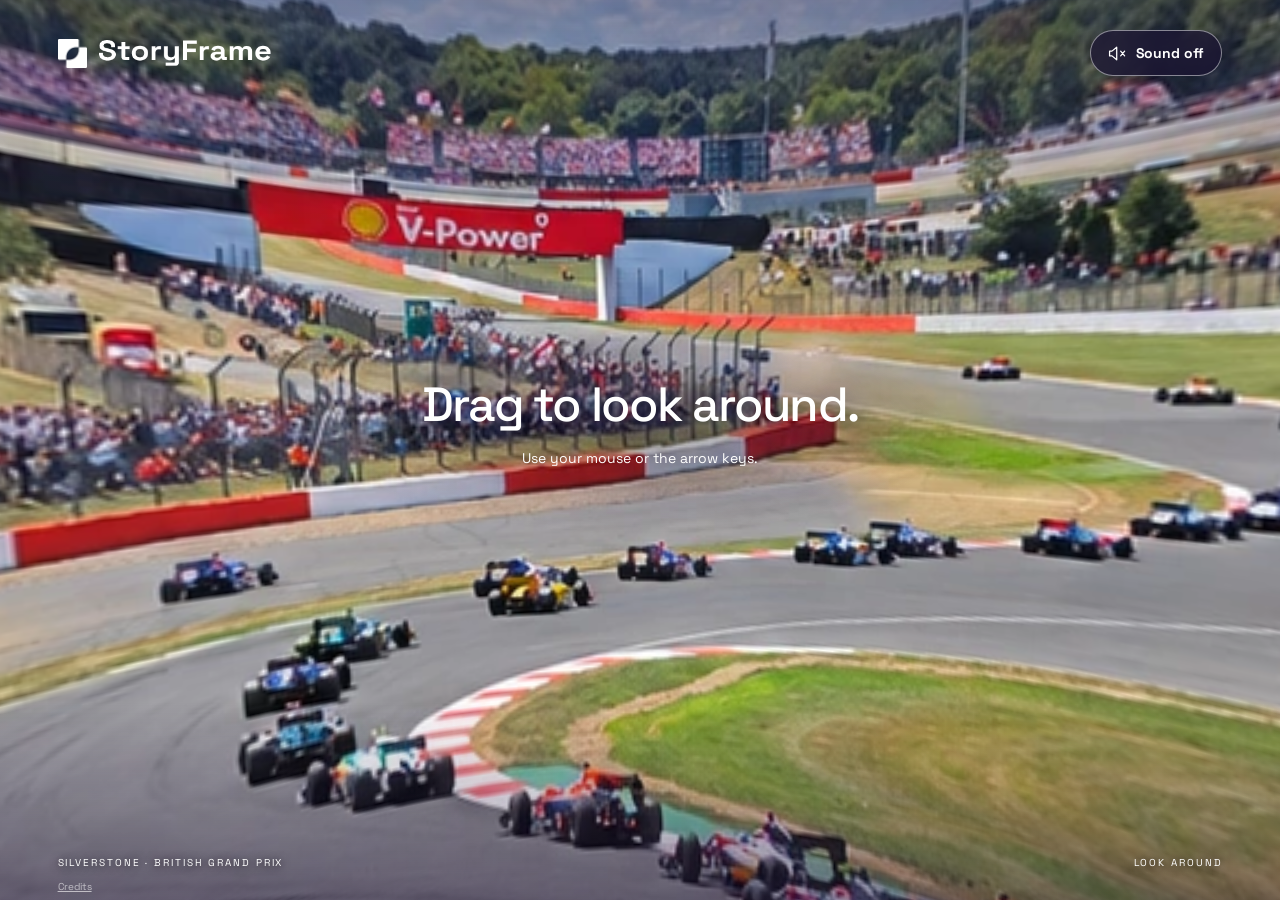
<file: index.html>
<!doctype html>
<html lang="en">
<head>
<meta charset="utf-8"><meta name="viewport" content="width=device-width,initial-scale=1,viewport-fit=cover"><meta name="theme-color" content="#160b31">
<title>StoryFrame · Silverstone</title><meta name="description" content="Look around Silverstone, gather its stories, and take the moment with you.">
<link rel="icon" type="image/png" href="./assets/logomark.png">
<link rel="preload" href="./assets/fonts/space-grotesk-variable.ttf" as="font" type="font/ttf" crossorigin>
<link rel="stylesheet" href="./style.css"><script src="./experience.config.js?v=silverstone-live-ui-3" defer></script><script src="./panorama.js?v=silverstone-live-ui-3" defer></script><script src="./app.js?v=silverstone-live-ui-3" defer></script>
</head>
<body data-phase="waiting">
<main id="experience" aria-label="StoryFrame immersive experience">
<div id="fallback-scene" aria-hidden="true"></div><canvas id="world" aria-label="Silverstone race panorama. Drag or use arrow keys to look around." tabindex="-1"></canvas><canvas id="wildlife" aria-hidden="true"></canvas><canvas id="fragments" aria-hidden="true"></canvas><div class="shade" aria-hidden="true"></div>
<header><a class="brand" href="./" aria-label="StoryFrame home"><img class="real-mark" src="./assets/logomark.png" alt=""><img class="real-wordmark" src="./assets/wordmark.png" alt="StoryFrame"></a><div class="header-right"><button id="sound" class="sound-button" aria-label="Turn sound on" aria-pressed="false"><svg viewBox="0 0 24 24" aria-hidden="true"><path d="M11 4 5 9H2v6h3l6 5V4Z"/><path id="sound-waves" d="m16 9 5 6m0-6-5 6"/></svg><span id="sound-label">Sound off</span></button></div></header>
<section id="explore" class="explore" aria-label="Look around the event">
<div id="movement-prompt" class="movement-prompt"><p id="load-status" class="center-instruction" role="status">Finding your front row…</p><p id="control-hint">Every place holds a story.</p><button id="enable-motion" class="motion-button" hidden>Enable phone movement</button></div>
<div class="scene-footer"><span id="location-label">SILVERSTONE · BRITISH GRAND PRIX</span><span id="experience-status" aria-live="polite">LOOK AROUND</span></div>
<div id="gather-prompt" class="gather-prompt" hidden><img src="./assets/logomark.png" alt="" class="gather-mark"><h2>Shake the phone<br>to gather its stories.</h2><button id="gather" class="gather-button">Or tap to gather</button></div>
</section>
<div id="convergence-copy" class="convergence-copy" hidden aria-live="polite">Every moment.<br><em>A story.</em></div>
<section id="reveal" class="reveal" hidden aria-label="StoryFrame app reveal">
<div class="reveal-heading"><p class="eyebrow">THE WORLD, IN YOUR HANDS.</p><h2>The moment<br>becomes <em>your story.</em></h2></div>
<div id="phone-wrap" class="phone-wrap"><div id="phone" class="phone"><div class="phone-island"></div><div id="phone-screen" class="phone-screen live-hub" aria-label="Preview of the live Silverstone StoryFrame page"></div></div></div>
<div class="reveal-actions"><a id="open-app" class="primary" href="https://storyframe.live/live/silverstone">Enter StoryFrame</a><button id="replay" class="text-button"><span class="replay-icon" aria-hidden="true">↺</span><span>Experience it again</span></button></div>
</section>
<a class="audio-credit" href="./credits.html" target="_blank" rel="noopener">Credits</a>
<p id="notice" class="notice" role="status" hidden></p><noscript><div class="noscript">Please enable JavaScript to enter the StoryFrame experience.</div></noscript>
</main>
</body></html>
</file>
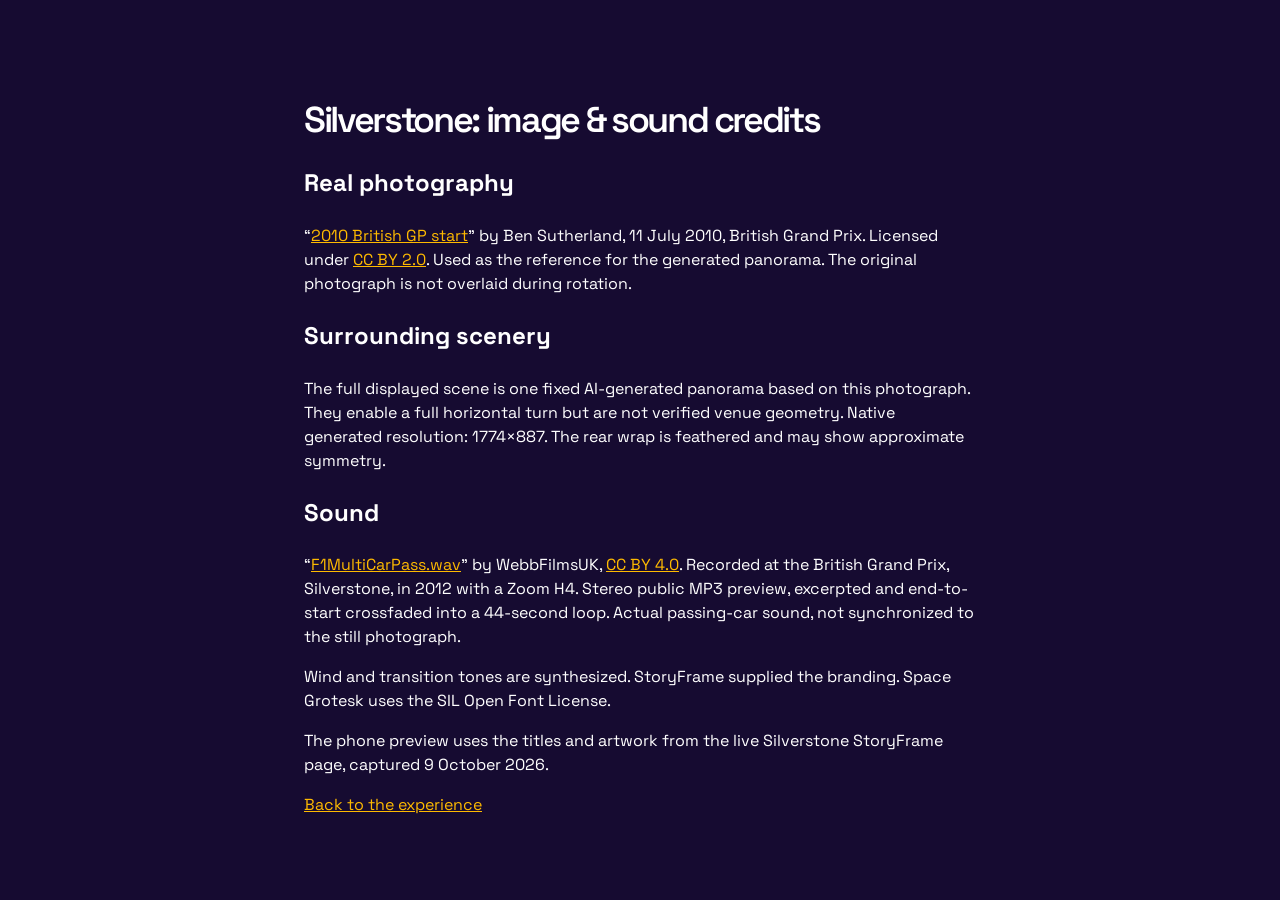
<file: credits.html>
<!doctype html><html lang="en"><head><meta charset="utf-8"><meta name="viewport" content="width=device-width,initial-scale=1"><title>StoryFrame · Silverstone credits</title><link rel="stylesheet" href="./style.css"><style>body{height:auto;overflow:auto;max-width:720px;margin:48px auto;padding:24px;line-height:1.7}a{color:#feba00;text-decoration:underline}h1{font-size:36px;line-height:1.15}p{font-size:16px}</style></head><body><h1>Silverstone: image & sound credits</h1><h2>Real photography</h2><p>“<a href="https://commons.wikimedia.org/wiki/File:2010_British_GP_start.jpg">2010 British GP start</a>” by Ben Sutherland, 11 July 2010, British Grand Prix. Licensed under <a href="https://creativecommons.org/licenses/by/2.0/">CC BY 2.0</a>. Used as the reference for the generated panorama. The original photograph is not overlaid during rotation.</p><h2>Surrounding scenery</h2><p>The full displayed scene is one fixed AI-generated panorama based on this photograph. They enable a full horizontal turn but are not verified venue geometry. Native generated resolution: 1774×887. The rear wrap is feathered and may show approximate symmetry.</p><h2>Sound</h2><p>“<a href="https://freesound.org/people/WebbFilmsUK/sounds/200806/">F1MultiCarPass.wav</a>” by WebbFilmsUK, <a href="https://creativecommons.org/licenses/by/4.0/">CC BY 4.0</a>. Recorded at the British Grand Prix, Silverstone, in 2012 with a Zoom H4. Stereo public MP3 preview, excerpted and end-to-start crossfaded into a 44-second loop. Actual passing-car sound, not synchronized to the still photograph.</p><p>Wind and transition tones are synthesized. StoryFrame supplied the branding. Space Grotesk uses the SIL Open Font License.</p><p>The phone preview uses the titles and artwork from the live Silverstone StoryFrame page, captured 9 October 2026.</p><p><a href="./">Back to the experience</a></p></body></html>
</file>
<file: style.css>
@font-face{font-family:'Space Grotesk';src:url('./assets/fonts/space-grotesk-variable.ttf') format('truetype');font-style:normal;font-weight:300 700;font-display:swap}*{box-sizing:border-box}html,body{margin:0;width:100%;height:100%;background:#160b31;color:#fff;font-family:'Space Grotesk',Arial,Helvetica,sans-serif}button,a{-webkit-tap-highlight-color:transparent}button{font:inherit;cursor:pointer}button:disabled{cursor:wait;opacity:.7}button:focus-visible,a:focus-visible,canvas:focus-visible{outline:3px solid #FEBA00;outline-offset:6px}button{border:0}a{color:inherit;text-decoration:none}[hidden]{display:none!important}#experience{position:relative;width:100%;height:100svh;min-height:580px;overflow:hidden;background:#160b31}#world,#fallback-scene,#fragments,.shade{position:absolute;inset:0;width:100%;height:100%;}#world{touch-action:none;cursor:grab}#world:active{cursor:grabbing}#fallback-scene{background:#4c3540 center/cover no-repeat}#fragments{pointer-events:none;z-index:3;display:none}.shade{pointer-events:none;background:linear-gradient(90deg,rgba(17,7,37,.86),rgba(17,7,37,.33) 60%,rgba(17,7,37,.05)),linear-gradient(0deg,rgba(17,7,37,.9),transparent 50%);transition:opacity 1s;z-index:1}header{position:absolute;z-index:10;top:0;left:0;width:100%;padding:max(30px,env(safe-area-inset-top)) 4.5vw 20px;display:flex;align-items:center;justify-content:space-between}.brand{display:flex;align-items:center;gap:10px;font-weight:700;font-size:28px;letter-spacing:-1.6px}.brand-dot{font-size:12px;align-self:flex-start;margin-top:6px;letter-spacing:0}.brand-icon{display:inline-block;width:22px;height:25px;border:3px solid #feba00;position:relative}.brand-icon:after{content:'';position:absolute;inset:3px -4px;background:#160b31}.header-right{display:flex;align-items:center;gap:24px}.edition{font-size:12px;letter-spacing:2px}.icon-button{background:rgba(20,10,42,.38);color:#fff;border:1px solid #ffffff40;width:44px;height:44px;border-radius:50%;display:grid;place-items:center;backdrop-filter:blur(10px);font-size:29px}.icon-button svg{width:19px;height:19px;fill:none;stroke:currentColor;stroke-width:1.5;stroke-linecap:round;stroke-linejoin:round}.entry{position:relative;z-index:2;height:100%;padding:clamp(130px,19vh,210px) 8vw 120px;pointer-events:none}.entry button{pointer-events:auto}.eyebrow{font-size:12px;letter-spacing:2.1px;font-weight:700;line-height:1.6;display:flex;align-items:center;gap:10px}.live-dot{display:inline-block;width:6px;height:6px;border-radius:50%;background:#feba00;box-shadow:0 0 15px #feba0050}h1{font-size:clamp(64px,7.2vw,120px);letter-spacing:-.065em;line-height:.93;margin:28px 0 22px;font-weight:600}em{font-style:normal;color:#feba00}p{line-height:1.5}.entry-copy{font-size:18px;line-height:1.5;color:#f6f0ea;letter-spacing:-.3px}.entry-actions{display:flex;align-items:center;gap:22px;margin-top:28px}.primary{background:#feba00;color:#241142;border-radius:100px;padding:18px 24px;font-size:16px;display:inline-flex;align-items:center;justify-content:center;gap:0;text-align:center;white-space:nowrap;font-weight:700;min-height:56px;transition:background .2s,transform .2s}.primary:hover{background:#ffd25a;transform:translateY(-2px)}.button-orbit{font-size:21px;line-height:1}.entry-actions p{font-size:12px;color:#e4dce8;max-width:180px}.entry-bottom{position:absolute;bottom:35px;left:4.5vw;right:4.5vw;display:flex;justify-content:space-between;font-size:11px;line-height:1.7;letter-spacing:1.5px}.entry-bottom b{font-weight:400;color:#bfb3cc;font-size:11px;letter-spacing:1px}.view-label{position:relative;padding-left:68px;align-self:flex-end}.orbit-icon{position:absolute;left:0;top:-3px;border:1px solid #ffffff80;border-radius:50%;padding:15px 6px;font-size:12px;letter-spacing:0;transform:rotate(-12deg)}.explore{position:absolute;z-index:2;inset:0;pointer-events:none}.scene-label{position:absolute;left:4.5vw;top:125px;font-size:12px;letter-spacing:2px;display:flex;gap:10px;align-items:center}.explore-bottom{position:absolute;bottom:max(30px,env(safe-area-inset-bottom));left:50%;transform:translateX(-50%);text-align:center;width:min(90%,350px)}.explore-bottom h2{font-size:28px;letter-spacing:-1px;margin:0}.explore-bottom p{margin:8px 0 18px;font-size:14px}.timeline{height:2px;background:#ffffff45;width:180px;margin:auto}.timeline span{display:block;height:100%;background:#feba00;width:0}.text-button{background:none;color:inherit;padding:12px;font-size:14px;text-decoration:underline;text-underline-offset:5px}.explore-bottom button{pointer-events:auto;margin-top:8px}.convergence-copy{position:absolute;z-index:4;top:17%;left:0;width:100%;text-align:center;font-size:clamp(28px,4vw,60px);line-height:1.05;letter-spacing:-2px;pointer-events:none;opacity:0}.reveal{position:absolute;z-index:4;inset:0;perspective:1300px;overflow:hidden}.reveal-heading{position:absolute;left:8vw;top:34%;width:39%;opacity:0;transform:translateY(20px);transition:opacity .8s,transform .8s}.reveal-heading h2{font-size:clamp(38px,5.3vw,82px);line-height:1.02;letter-spacing:-.055em;margin:22px 0}.phone-wrap{--phone-scale:1;position:absolute;top:50%;left:70%;width:282px;height:560px;margin:-280px 0 0 -141px;transform:scale(var(--phone-scale));perspective:1300px}.phone{position:absolute;inset:0;background:#100c18;border-radius:45px;border:2px solid #a39dad;padding:8px;box-shadow:inset 0 0 0 3px #36303f,0 35px 100px #05021090;transform:rotateY(-70deg) rotateZ(15deg) scale(.45);opacity:0;will-change:transform,opacity}.phone:before{content:'';position:absolute;right:-5px;top:120px;width:3px;height:48px;border-radius:3px;background:#8a8491}.phone-island{position:absolute;width:83px;height:22px;background:#0a080e;top:16px;left:50%;transform:translateX(-50%);border-radius:20px;z-index:2}.phone-screen{height:100%;border-radius:35px;background:#f4f0e9;color:#2a1560;overflow:hidden;padding:41px 18px 0;position:relative}.app-top{display:flex;align-items:center;justify-content:space-between}.mini-brand{font-size:24px;font-weight:800;letter-spacing:-1.4px}.app-top .mini-brand{font-size:20px}.avatar{display:grid;place-items:center;width:27px;height:27px;border-radius:50%;background:#feba00;font-size:10px;font-weight:700}.app-location{font-size:9px;letter-spacing:1.1px;margin:17px 0 7px}.phone h3{font-size:31px;line-height:1;letter-spacing:-1.5px;margin:0 0 15px;font-weight:600}.featured-story{height:145px;padding:13px;border-radius:13px;color:white;display:flex;flex-direction:column;justify-content:space-between;background:linear-gradient(0deg,#1b0b3fe0,#1b0b3f10),var(--scene-image) 49% 50%/auto 220px}.story-kicker{font-size:8px;letter-spacing:1.1px;align-self:flex-start;background:#feba00;color:#2a1560;padding:5px 6px;border-radius:4px;font-weight:bold}.featured-story strong{font-size:22px;letter-spacing:-.7px;line-height:1.05;margin-top:auto;margin-bottom:10px}.story-duration{font-size:7px;letter-spacing:1px}.app-section-title{font-weight:bold;font-size:11px;display:flex;justify-content:space-between;margin:18px 0 3px}.app-section-title span{color:#867794}.story-mini{display:flex;gap:9px;align-items:center;padding:6px 0;border-bottom:1px solid #2a156020;font-size:11px}.story-number{display:grid;place-items:center;background:#e5dfed;border-radius:7px;width:27px;height:31px;color:#2a1560;font-size:10px}.story-mini div{flex:1}.story-mini small{display:block;font-size:8px;margin-top:3px;color:#796d88}.app-bottom{position:absolute;bottom:0;left:0;width:100%;height:41px;background:#eee8e0;display:flex;justify-content:space-around;align-items:center;font-size:8px;color:#897992;padding-bottom:6px;border-top:1px solid #2a156012}.app-bottom-active{color:#2a1560;font-weight:bold}.reveal-actions{position:absolute;left:8vw;bottom:17%;display:flex;flex-direction:column;align-items:flex-start;gap:9px;opacity:0;transition:opacity .8s}.reveal-actions .text-button{color:#c4b6d9}.reveal.complete .reveal-heading{opacity:1;transform:none}.reveal.complete .reveal-actions{opacity:1}body[data-phase=explore] .shade{background:linear-gradient(0deg,#160b31c9,transparent 42%,transparent 80%,#160b3180)}body[data-phase=converge] .shade{opacity:0}body[data-phase=reveal] #world,body[data-phase=reveal] #fallback-scene{opacity:0}body[data-phase=reveal] .shade{opacity:1;background:radial-gradient(ellipse at 68% 46%,#502a8944,transparent 56%),#160b31}.notice{position:absolute;z-index:30;bottom:20px;left:50%;transform:translateX(-50%);background:#2a1560f0;border:1px solid #ffffff30;padding:12px 20px;max-width:90%;border-radius:12px;font-size:14px;text-align:center}.app-demo{position:absolute;z-index:20;inset:0;overflow-y:auto;overscroll-behavior:contain;background:#f4f0e9;color:#2a1560;padding:24px max(24px,calc((100vw - 1080px)/2)) 50px}.demo-header{display:flex;justify-content:space-between;align-items:center;margin-bottom:50px}.demo-header .mini-brand{font-size:30px}.demo-header .icon-button{background:#2a1560}.app-demo h2{font-size:clamp(42px,6vw,70px);line-height:1;letter-spacing:-2.5px;font-weight:600;margin:20px 0}.app-demo em{color:#674398}.demo-note{font-size:16px;color:#79678b}.story-grid{display:grid;grid-template-columns:1fr 1fr;gap:18px;margin-top:34px}.story-card{min-height:250px;border-radius:18px;padding:25px;display:flex;flex-direction:column;align-items:flex-start;text-align:left;color:white;overflow:hidden;transition:transform .2s}.story-card:hover{transform:translateY(-4px)}.story-card span,.story-card small{font-size:11px;letter-spacing:1.4px}.story-card strong{font-size:36px;letter-spacing:-1.5px;line-height:1.02;margin:auto 0}.card-stage{background:linear-gradient(90deg,#241144d9,#24114422),var(--scene-image) center/cover}.card-riders{background:#2a1560;color:#feba00}.card-climbs{background:#feba00;color:#2a1560}.card-region{background:linear-gradient(90deg,#153c45dc,#153c4522),var(--scene-image) 25% 40%/auto 600px}.prototype-note{font-size:12px;color:#85768f;margin-top:28px}.detail-photo{height:270px;background:var(--scene-image) center/cover;border-radius:18px;margin:28px 0}#detail-body{font-size:18px;line-height:1.7;max-width:680px}#story-detail{max-width:760px;margin:auto}#story-detail .text-button{padding-left:0;margin-bottom:30px}#story-detail h2{font-size:clamp(38px,6vw,70px)}.noscript{position:absolute;z-index:100;inset:0;display:grid;place-items:center;background:#160b31;padding:30px}body[data-phase=app] header{visibility:hidden}
@media(min-width:1200px) and (max-height:800px){.entry{padding-top:135px}h1{font-size:80px;margin:20px 0}.entry-copy{font-size:16px}.entry-actions{margin-top:20px}.phone-wrap{--phone-scale:.88}.reveal-actions{bottom:14%}}
@media(max-width:700px){#experience{min-height:550px}header{padding:24px 24px 12px;padding-top:max(24px,env(safe-area-inset-top))}.brand{font-size:25px}.edition{display:none}.entry{padding:clamp(125px,23svh,200px) 25px 125px}.eyebrow{font-size:10px;letter-spacing:1.8px}h1{font-size:clamp(60px,15vw,94px);letter-spacing:-4px;margin:25px 0 22px;line-height:.95}.entry-copy{font-size:17px}.entry-actions{display:block;margin-top:29px}.entry-actions .primary{min-width:265px}.entry-actions p{font-size:11px;max-width:none;margin:12px 0 0}.entry-bottom{left:25px;right:25px;bottom:25px;font-size:9px;letter-spacing:1px}.entry-bottom b{font-size:9px}.view-label{padding-left:54px;font-size:8px}.orbit-icon{padding:11px 4px;font-size:10px}.shade{background:linear-gradient(0deg,#160b31e0,#160b3170 60%,#160b3140)}.scene-label{left:25px;top:100px}.convergence-copy{top:19%;font-size:34px;letter-spacing:-1px}.reveal-heading{left:20px;top:105px;width:calc(100% - 40px);text-align:center;z-index:2}.reveal-heading .eyebrow{justify-content:center;font-size:9px;margin:0}.reveal-heading h2{font-size:34px;line-height:1.03;margin:11px 0;letter-spacing:-1.5px}.phone-wrap{left:50%;top:52%;--phone-scale:.67}.reveal-actions{bottom:max(22px,env(safe-area-inset-bottom));left:0;width:100%;align-items:center;gap:5px}.reveal-actions .primary{min-width:250px;padding:15px 23px;min-height:50px}.reveal-actions .text-button{font-size:12px}.app-demo{padding:24px 22px 40px}.demo-header{margin-bottom:35px}.story-grid{gap:12px}.story-card{padding:19px;min-height:220px;border-radius:12px}.story-card strong{font-size:26px;letter-spacing:-.8px}.story-card span,.story-card small{font-size:9px;line-height:1.5;letter-spacing:1px}.app-demo h2{font-size:43px}.detail-photo{height:220px}}
@media(max-width:700px) and (max-height:720px){.entry{padding-top:120px}h1{font-size:61px;margin:20px 0 17px}.entry-copy{font-size:15px}.entry-actions{margin-top:20px}.reveal-heading{top:88px}.reveal-heading h2{font-size:29px}.phone-wrap{--phone-scale:.54;top:52%}.reveal-actions{bottom:14px}.reveal-actions .primary{min-height:46px;padding:12px 23px}}
@media(orientation:landscape) and (max-height:540px){#experience{min-height:380px}header{padding:16px 25px}.entry{padding:85px 6vw 50px}h1{font-size:45px;margin:14px 0;line-height:.95}.entry-copy{display:none}.entry-actions{position:absolute;right:6vw;top:46%;margin:0}.entry-bottom{bottom:17px;left:6vw;right:6vw}.reveal-heading{left:6vw;top:28%;width:43%;text-align:left}.reveal-heading .eyebrow{justify-content:flex-start}.reveal-heading h2{font-size:33px}.phone-wrap{left:74%;top:54%;--phone-scale:.53}.reveal-actions{left:6vw;bottom:9%;width:auto;align-items:flex-start}.reveal-actions .primary{min-height:43px;padding:12px 20px}.reveal-actions .text-button{padding:6px 12px}.edition{display:none}.scene-label{top:85px}.explore-bottom h2{font-size:24px}}
@media(prefers-reduced-motion:reduce){*,*:before,*:after{scroll-behavior:auto!important;transition:none!important}.primary:hover,.story-card:hover{transform:none}}
/* Immersive entrance and typography reveal */
.real-mark{width:29px;height:29px;object-fit:contain}.real-wordmark{width:172px;height:auto;display:block}.brand{gap:12px}.app-wordmark{width:120px;height:auto;filter:brightness(0) saturate(100%);opacity:.9;object-fit:contain}.demo-header .app-wordmark{width:190px}.avatar img{width:16px;height:16px;filter:brightness(0)}.sound-button{display:flex;align-items:center;gap:9px;min-height:46px;padding:11px 17px;border:1px solid #ffffff7a;border-radius:30px;background:#1a1231b8;backdrop-filter:blur(12px);color:#fff;font-size:14px;font-weight:700;box-shadow:0 4px 25px #0002}.sound-button[aria-pressed=true]{background:#feba00;color:#241142;border-color:#feba00}.sound-button svg{width:19px;height:19px;stroke:currentColor;fill:none;stroke-width:1.6;stroke-linecap:round;stroke-linejoin:round}.sound-button:hover{border-color:#feba00}#wildlife{position:absolute;inset:0;width:100%;height:100%;pointer-events:none;z-index:2}body[data-phase=waiting] .shade,body[data-phase=explore] .shade,body[data-phase=ready] .shade{background:linear-gradient(0deg,#160b3170,transparent 22%,transparent 75%,#160b3159);opacity:1}.explore{z-index:3}.movement-prompt,.gather-prompt{position:absolute;left:50%;top:48%;transform:translate(-50%,-50%);width:min(90%,560px);text-align:center;text-shadow:0 2px 30px #160b31aa;transition:opacity .75s}.movement-prompt:before,.gather-prompt:before{content:'';position:absolute;inset:-50px -40px;background:radial-gradient(ellipse,#160b3159,transparent 70%);z-index:-1;pointer-events:none}.center-instruction{font-size:clamp(29px,3.8vw,48px);line-height:1.13;letter-spacing:-1.8px;margin:0;font-weight:500;text-wrap:balance}.movement-prompt #control-hint{font-size:14px;margin:16px 0;color:#fff;line-height:1.5}.motion-button,.gather-button{pointer-events:auto;background:#feba00;color:#2a1560;border-radius:50px;font-size:14px;font-weight:700;min-height:45px;padding:13px 22px;text-shadow:none}.motion-button{margin-top:5px}.scene-footer{position:absolute;bottom:max(30px,env(safe-area-inset-bottom));left:4.5vw;right:4.5vw;display:flex;justify-content:space-between;gap:15px;font-size:10px;letter-spacing:1.9px;line-height:1.5;text-shadow:0 1px 10px #000}.gather-prompt h2{font-size:clamp(30px,4.1vw,52px);line-height:1.06;letter-spacing:-2px;font-weight:500;margin:23px 0}.gather-mark{width:35px;height:35px;animation:gather-breathe 3s ease-in-out infinite}.gather-button{background:#160b3199;color:#fff;border:1px solid #fff8;font-weight:400}.convergence-copy{top:17%;font-size:clamp(25px,3.3vw,46px);letter-spacing:-1.2px}.reveal-heading{transition:opacity 1.2s,transform 1.2s}.reveal-actions{transition:opacity 1.2s}body[data-phase=converge] .sound-button{opacity:.7}body[data-phase=converge] #wildlife,body[data-phase=reveal] #wildlife,body[data-phase=app] #wildlife{visibility:hidden}body[data-phase=converge] .shade{opacity:0}@keyframes gather-breathe{50%{transform:scale(1.1);filter:drop-shadow(0 0 12px #feba00)}}
@media(max-width:700px){header{padding:22px 20px}.real-wordmark{width:132px}.real-mark{width:24px;height:24px}.brand{gap:9px}.sound-button{font-size:12px;gap:6px;padding:11px 12px;min-height:43px}.sound-button svg{width:16px;height:16px}.movement-prompt{width:84%;top:48%}.center-instruction{font-size:32px;letter-spacing:-1.2px}.movement-prompt #control-hint{font-size:13px}.scene-footer{left:22px;right:22px;font-size:9px;letter-spacing:1.4px}.gather-prompt h2{font-size:34px;letter-spacing:-1.4px}.convergence-copy{top:17%;font-size:28px}.demo-header .app-wordmark{width:175px}}
@media(max-width:360px){.real-wordmark{width:112px}.real-mark{width:21px;height:21px}.sound-button{padding:10px;font-size:11px}header{padding-left:15px;padding-right:15px}}
@media(prefers-reduced-motion:reduce){.gather-mark{animation:none}}

/* Phone preview of the configured StoryFrame hub. */
.phone-screen.live-hub{padding:30px 14px 0;color:#fff;background:radial-gradient(ellipse at 0% 90%,#38237c 0%,#14062d 65%);font-family:'Space Grotesk',Arial,Helvetica,sans-serif}
.live-logo{display:block;width:96px;height:auto}.live-welcome{font-size:13px;line-height:15px;font-weight:700;color:#d2c3f4;margin:4px 0 10px}
.live-featured{display:flex;align-items:center;gap:8px;min-height:54px;padding:5px;border-radius:10px;background:linear-gradient(135deg,#38237cf2,#5a32b499)}.live-featured img{width:44px;height:44px;object-fit:cover;border-radius:7px;flex:none}.live-featured strong{font-size:10px;line-height:13px;font-weight:700}
.live-divider{border:0;border-top:1px solid #ffffffa8;margin:12px 22px}.live-categories{display:flex;flex-direction:column;gap:6px}.live-category{display:flex;align-items:center;gap:8px;min-height:40px;padding:4px;border-radius:9px;background:linear-gradient(90deg,#38237ce6,#38237c4d)}.live-category img{width:32px;height:32px;object-fit:cover;border-radius:6px;flex:none}.live-category strong{font-size:9.5px;line-height:12px;font-weight:700;padding-right:3px}.live-footer{text-align:center;font-size:6px;letter-spacing:.6px;padding-top:16px}.live-footer span{display:block;width:160px;margin:7px auto 0;background:#feba00;color:#160b31;border-radius:20px;padding:7px 0;font-size:6px;font-weight:bold}

#open-app{justify-content:center;gap:0;text-align:center;padding-inline:28px;line-height:1.2}#replay{display:inline-flex;align-items:center;justify-content:center;gap:8px;line-height:1.3}#replay .replay-icon{font-size:1.1em;text-decoration:none}

.audio-credit{position:absolute;bottom:7px;left:4.5vw;z-index:12;font-size:10px;color:#fff9;text-decoration:underline}body[data-phase=converge] .audio-credit{visibility:hidden}

/* Opening edition: live hub is awaiting its destination. */
.preview-note{color:#d2c3f4;font-size:13px;line-height:1.6;margin:32px 16px;text-align:center}.primary[aria-disabled="true"]{cursor:default;opacity:.8}
</file>
